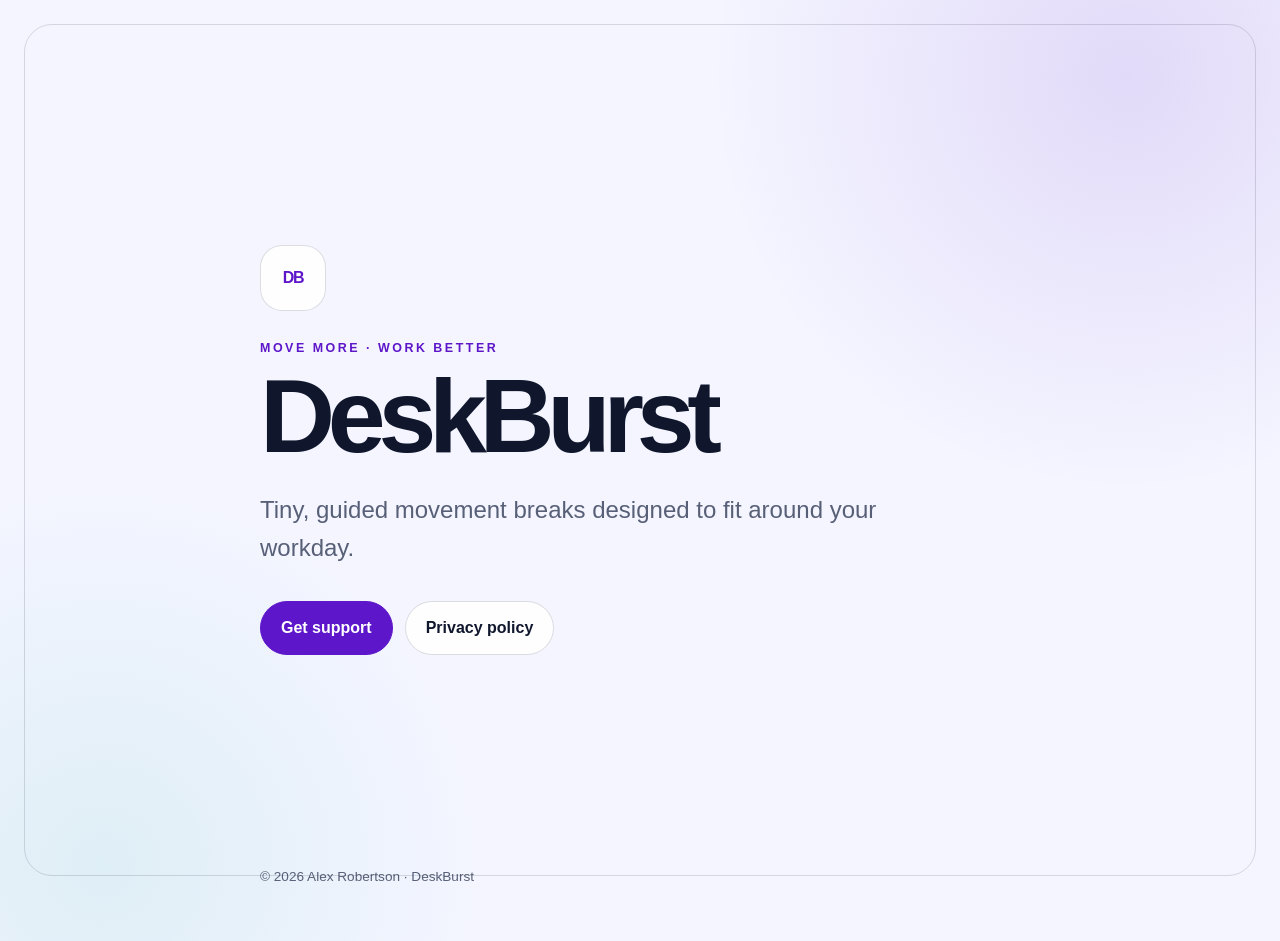
<file: index.html>
<!doctype html>
<html lang="en">
<head>
  <meta charset="utf-8">
  <meta name="viewport" content="width=device-width, initial-scale=1">
  <meta name="theme-color" content="#0b1024">
  <meta name="description" content="DeskBurst support and privacy information.">
  <title>DeskBurst</title>
  <link rel="stylesheet" href="./styles.css">
</head>
<body>
  <main class="shell">
    <section class="hero">
      <div class="brand-mark" aria-hidden="true">DB</div>
      <p class="eyebrow">MOVE MORE · WORK BETTER</p>
      <h1>DeskBurst</h1>
      <p class="lede">Tiny, guided movement breaks designed to fit around your workday.</p>
      <nav class="actions" aria-label="Information">
        <a class="button primary" href="./support/">Get support</a>
        <a class="button secondary" href="./privacy/">Privacy policy</a>
      </nav>
    </section>
    <footer>
      <p>© 2026 Alex Robertson · DeskBurst</p>
    </footer>
  </main>
</body>
</html>
</file>
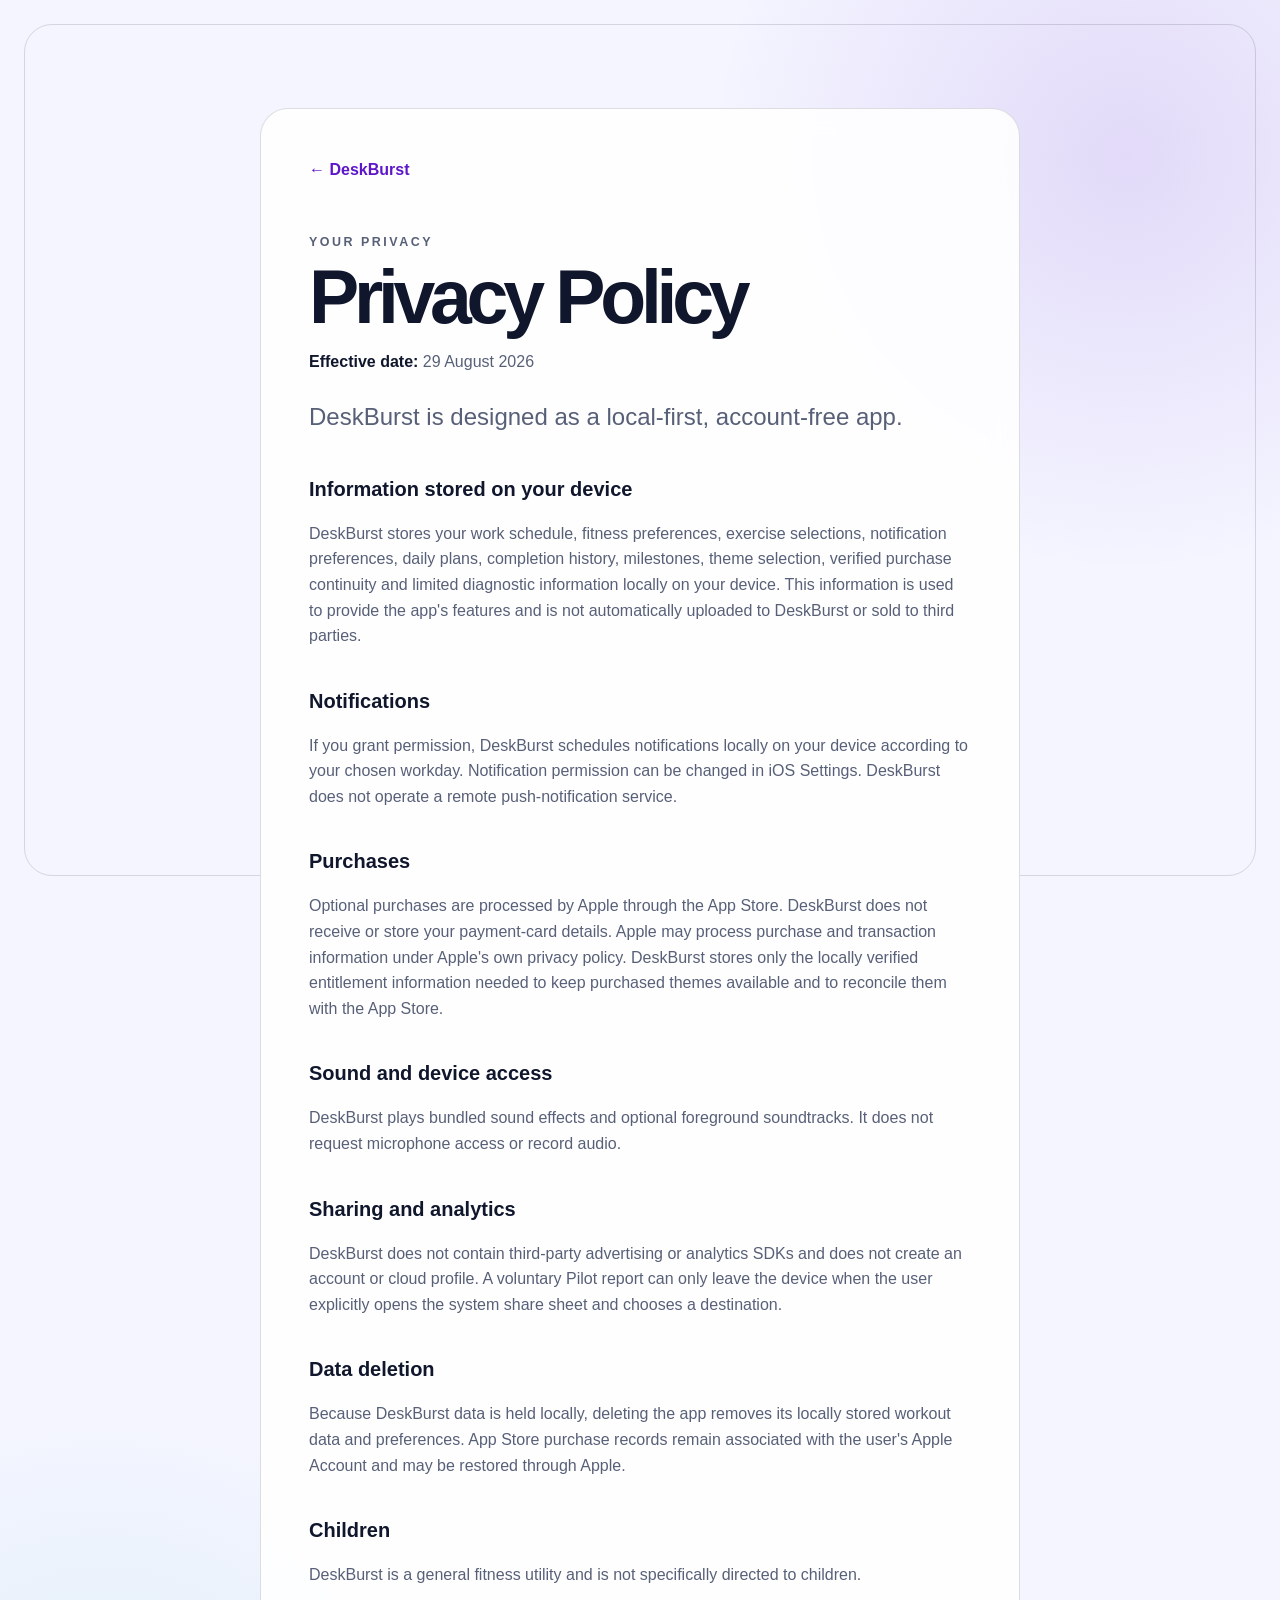
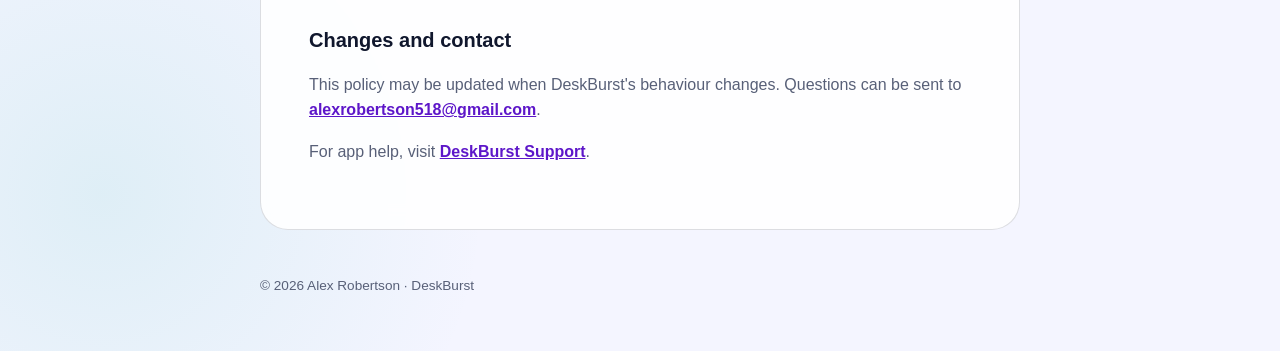
<file: privacy/index.html>
<!doctype html>
<html lang="en">
<head>
  <meta charset="utf-8">
  <meta name="viewport" content="width=device-width, initial-scale=1">
  <meta name="theme-color" content="#0b1024">
  <meta name="description" content="DeskBurst Privacy Policy.">
  <title>DeskBurst Privacy Policy</title>
  <link rel="stylesheet" href="../styles.css">
</head>
<body>
  <main class="shell">
    <article class="content">
      <a class="back" href="../">← DeskBurst</a>
      <p class="eyebrow">YOUR PRIVACY</p>
      <h1>Privacy Policy</h1>
      <p><strong>Effective date:</strong> 29 August 2026</p>
      <p class="lede">DeskBurst is designed as a local-first, account-free app.</p>

      <h2>Information stored on your device</h2>
      <p>DeskBurst stores your work schedule, fitness preferences, exercise selections, notification preferences, daily plans, completion history, milestones, theme selection, verified purchase continuity and limited diagnostic information locally on your device. This information is used to provide the app's features and is not automatically uploaded to DeskBurst or sold to third parties.</p>

      <h2>Notifications</h2>
      <p>If you grant permission, DeskBurst schedules notifications locally on your device according to your chosen workday. Notification permission can be changed in iOS Settings. DeskBurst does not operate a remote push-notification service.</p>

      <h2>Purchases</h2>
      <p>Optional purchases are processed by Apple through the App Store. DeskBurst does not receive or store your payment-card details. Apple may process purchase and transaction information under Apple's own privacy policy. DeskBurst stores only the locally verified entitlement information needed to keep purchased themes available and to reconcile them with the App Store.</p>

      <h2>Sound and device access</h2>
      <p>DeskBurst plays bundled sound effects and optional foreground soundtracks. It does not request microphone access or record audio.</p>

      <h2>Sharing and analytics</h2>
      <p>DeskBurst does not contain third-party advertising or analytics SDKs and does not create an account or cloud profile. A voluntary Pilot report can only leave the device when the user explicitly opens the system share sheet and chooses a destination.</p>

      <h2>Data deletion</h2>
      <p>Because DeskBurst data is held locally, deleting the app removes its locally stored workout data and preferences. App Store purchase records remain associated with the user's Apple Account and may be restored through Apple.</p>

      <h2>Children</h2>
      <p>DeskBurst is a general fitness utility and is not specifically directed to children.</p>

      <h2>Changes and contact</h2>
      <p>This policy may be updated when DeskBurst's behaviour changes. Questions can be sent to <a href="mailto:alexrobertson518@gmail.com">alexrobertson518@gmail.com</a>.</p>
      <p>For app help, visit <a href="../support/">DeskBurst Support</a>.</p>
    </article>
    <footer><p>© 2026 Alex Robertson · DeskBurst</p></footer>
  </main>
</body>
</html>
</file>
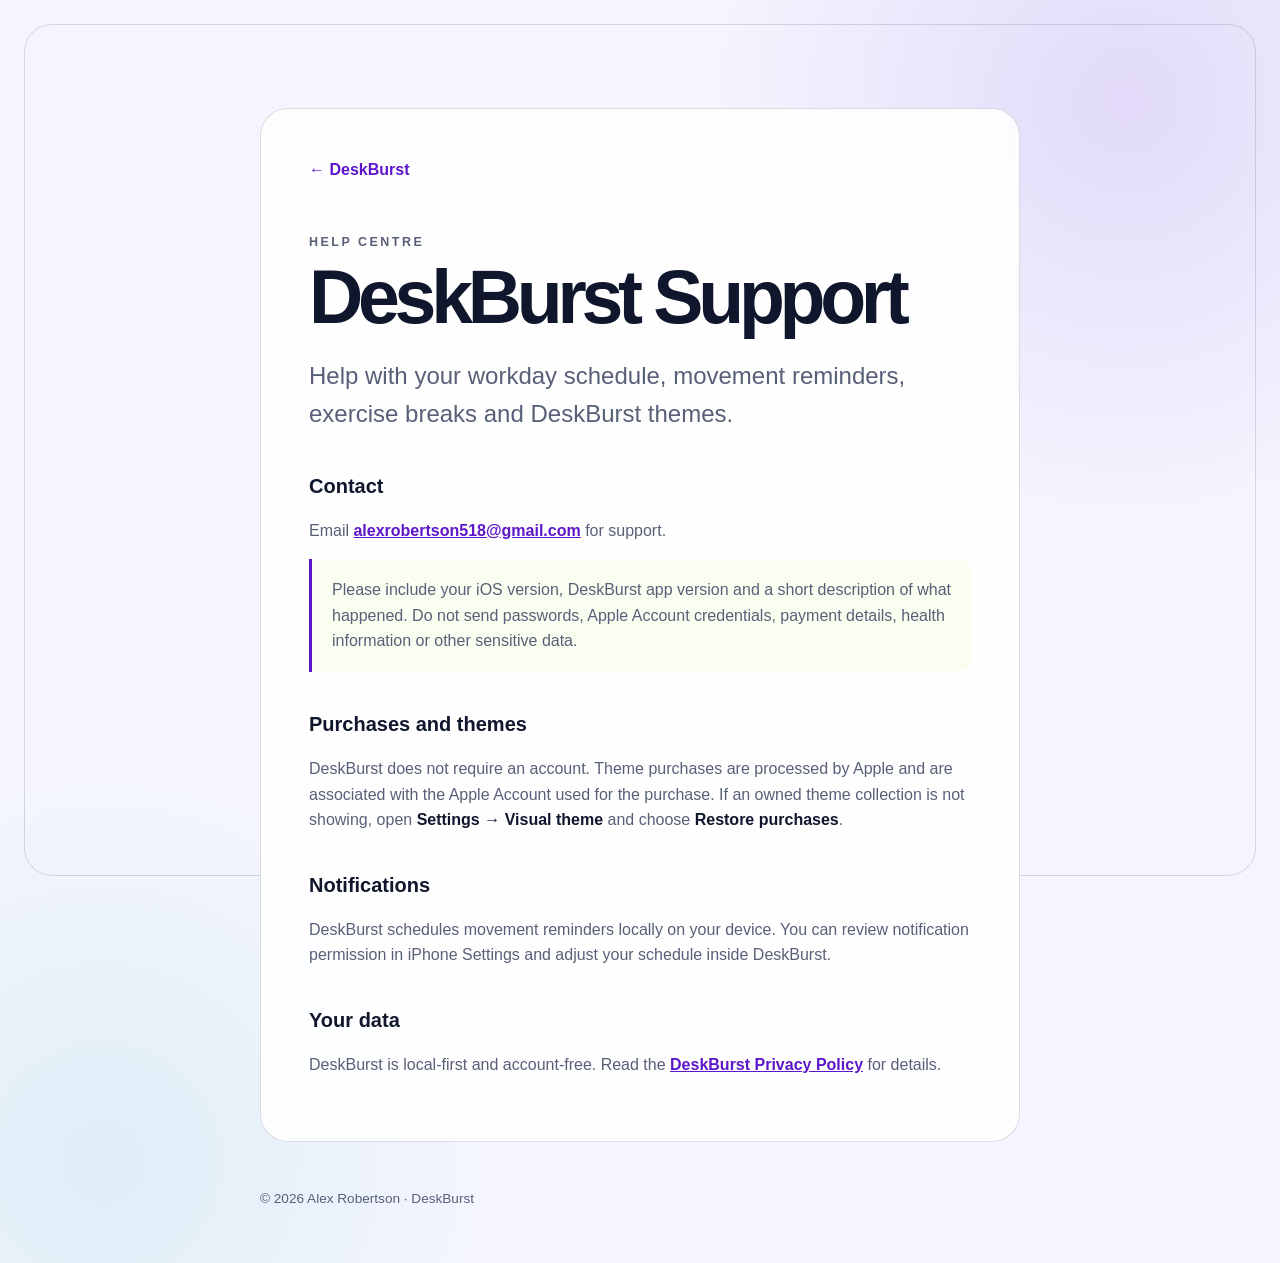
<file: support/index.html>
<!doctype html>
<html lang="en">
<head>
  <meta charset="utf-8">
  <meta name="viewport" content="width=device-width, initial-scale=1">
  <meta name="theme-color" content="#0b1024">
  <meta name="description" content="Support for the DeskBurst iPhone app.">
  <title>DeskBurst Support</title>
  <link rel="stylesheet" href="../styles.css">
</head>
<body>
  <main class="shell">
    <article class="content">
      <a class="back" href="../">← DeskBurst</a>
      <p class="eyebrow">HELP CENTRE</p>
      <h1>DeskBurst Support</h1>
      <p class="lede">Help with your workday schedule, movement reminders, exercise breaks and DeskBurst themes.</p>

      <h2>Contact</h2>
      <p>Email <a href="mailto:alexrobertson518@gmail.com">alexrobertson518@gmail.com</a> for support.</p>
      <p class="note">Please include your iOS version, DeskBurst app version and a short description of what happened. Do not send passwords, Apple Account credentials, payment details, health information or other sensitive data.</p>

      <h2>Purchases and themes</h2>
      <p>DeskBurst does not require an account. Theme purchases are processed by Apple and are associated with the Apple Account used for the purchase. If an owned theme collection is not showing, open <strong>Settings → Visual theme</strong> and choose <strong>Restore purchases</strong>.</p>

      <h2>Notifications</h2>
      <p>DeskBurst schedules movement reminders locally on your device. You can review notification permission in iPhone Settings and adjust your schedule inside DeskBurst.</p>

      <h2>Your data</h2>
      <p>DeskBurst is local-first and account-free. Read the <a href="../privacy/">DeskBurst Privacy Policy</a> for details.</p>
    </article>
    <footer><p>© 2026 Alex Robertson · DeskBurst</p></footer>
  </main>
</body>
</html>
</file>
<file: styles.css>
:root {
  color-scheme: light dark;
  --ink: #f7f7ff;
  --muted: #b7bed5;
  --panel: rgba(18, 27, 61, 0.82);
  --line: rgba(151, 169, 255, 0.25);
  --accent: #c4fa50;
  --accent-ink: #10172d;
  --bg: #090d20;
}
* { box-sizing: border-box; }
html { min-height: 100%; }
body {
  min-height: 100vh;
  margin: 0;
  color: var(--ink);
  background:
    radial-gradient(circle at 88% 8%, rgba(129, 92, 246, .25), transparent 26rem),
    radial-gradient(circle at 8% 92%, rgba(196, 250, 80, .12), transparent 24rem),
    var(--bg);
  font-family: Inter, ui-rounded, -apple-system, BlinkMacSystemFont, "Segoe UI", sans-serif;
  line-height: 1.6;
}
body::before {
  content: "";
  position: fixed;
  inset: 24px;
  border: 1px solid var(--line);
  border-radius: 28px;
  pointer-events: none;
}
a { color: inherit; }
.shell { width: min(760px, calc(100% - 48px)); margin: 0 auto; padding: 80px 0 40px; }
.hero { min-height: calc(100vh - 160px); display: grid; align-content: center; }
.brand-mark {
  display: grid;
  place-items: center;
  width: 66px;
  height: 66px;
  border: 1px solid var(--line);
  border-radius: 22px;
  background: var(--panel);
  color: var(--accent);
  font-weight: 900;
  letter-spacing: -.08em;
}
.eyebrow { margin: 28px 0 8px; color: var(--accent); font-size: .78rem; font-weight: 900; letter-spacing: .2em; }
h1 { margin: 0; font-size: clamp(3.25rem, 11vw, 6.5rem); line-height: .96; letter-spacing: -.07em; }
.lede { max-width: 620px; margin: 24px 0 0; color: var(--muted); font-size: clamp(1.15rem, 3vw, 1.5rem); }
.actions { display: flex; flex-wrap: wrap; gap: 12px; margin-top: 34px; }
.button {
  display: inline-flex;
  justify-content: center;
  padding: 13px 20px;
  border: 1px solid var(--line);
  border-radius: 999px;
  text-decoration: none;
  font-weight: 800;
}
.button.primary { border-color: var(--accent); background: var(--accent); color: var(--accent-ink); }
.button.secondary { background: var(--panel); }
.content {
  margin-top: 28px;
  padding: clamp(24px, 5vw, 48px);
  border: 1px solid var(--line);
  border-radius: 28px;
  background: var(--panel);
  backdrop-filter: blur(12px);
}
.content h1 { font-size: clamp(2.4rem, 8vw, 4.7rem); }
.content h2 { margin: 36px 0 8px; font-size: 1.25rem; }
.content p, .content li { color: var(--muted); }
.content strong { color: var(--ink); }
.content a { color: var(--accent); font-weight: 750; }
.back { display: inline-block; margin-bottom: 22px; color: var(--accent); font-weight: 800; text-decoration: none; }
.note { padding: 18px 20px; border-left: 3px solid var(--accent); border-radius: 0 14px 14px 0; background: rgba(196, 250, 80, .08); }
footer { padding-top: 32px; color: var(--muted); font-size: .85rem; }
@media (prefers-color-scheme: light) {
  :root {
    --ink: #10172d;
    --muted: #586078;
    --panel: rgba(255, 255, 255, .88);
    --line: rgba(16, 23, 45, .14);
    --accent: #5d16c9;
    --accent-ink: #fff;
    --bg: #f4f5ff;
  }
  body {
    background:
      radial-gradient(circle at 88% 8%, rgba(93, 22, 201, .12), transparent 26rem),
      radial-gradient(circle at 8% 92%, rgba(67, 189, 183, .12), transparent 24rem),
      var(--bg);
  }
}
@media (max-width: 520px) {
  body::before { inset: 12px; border-radius: 22px; }
  .shell { width: min(100% - 40px, 760px); padding-top: 54px; }
  .hero { min-height: calc(100vh - 110px); }
  .button { width: 100%; }
}
</file>
